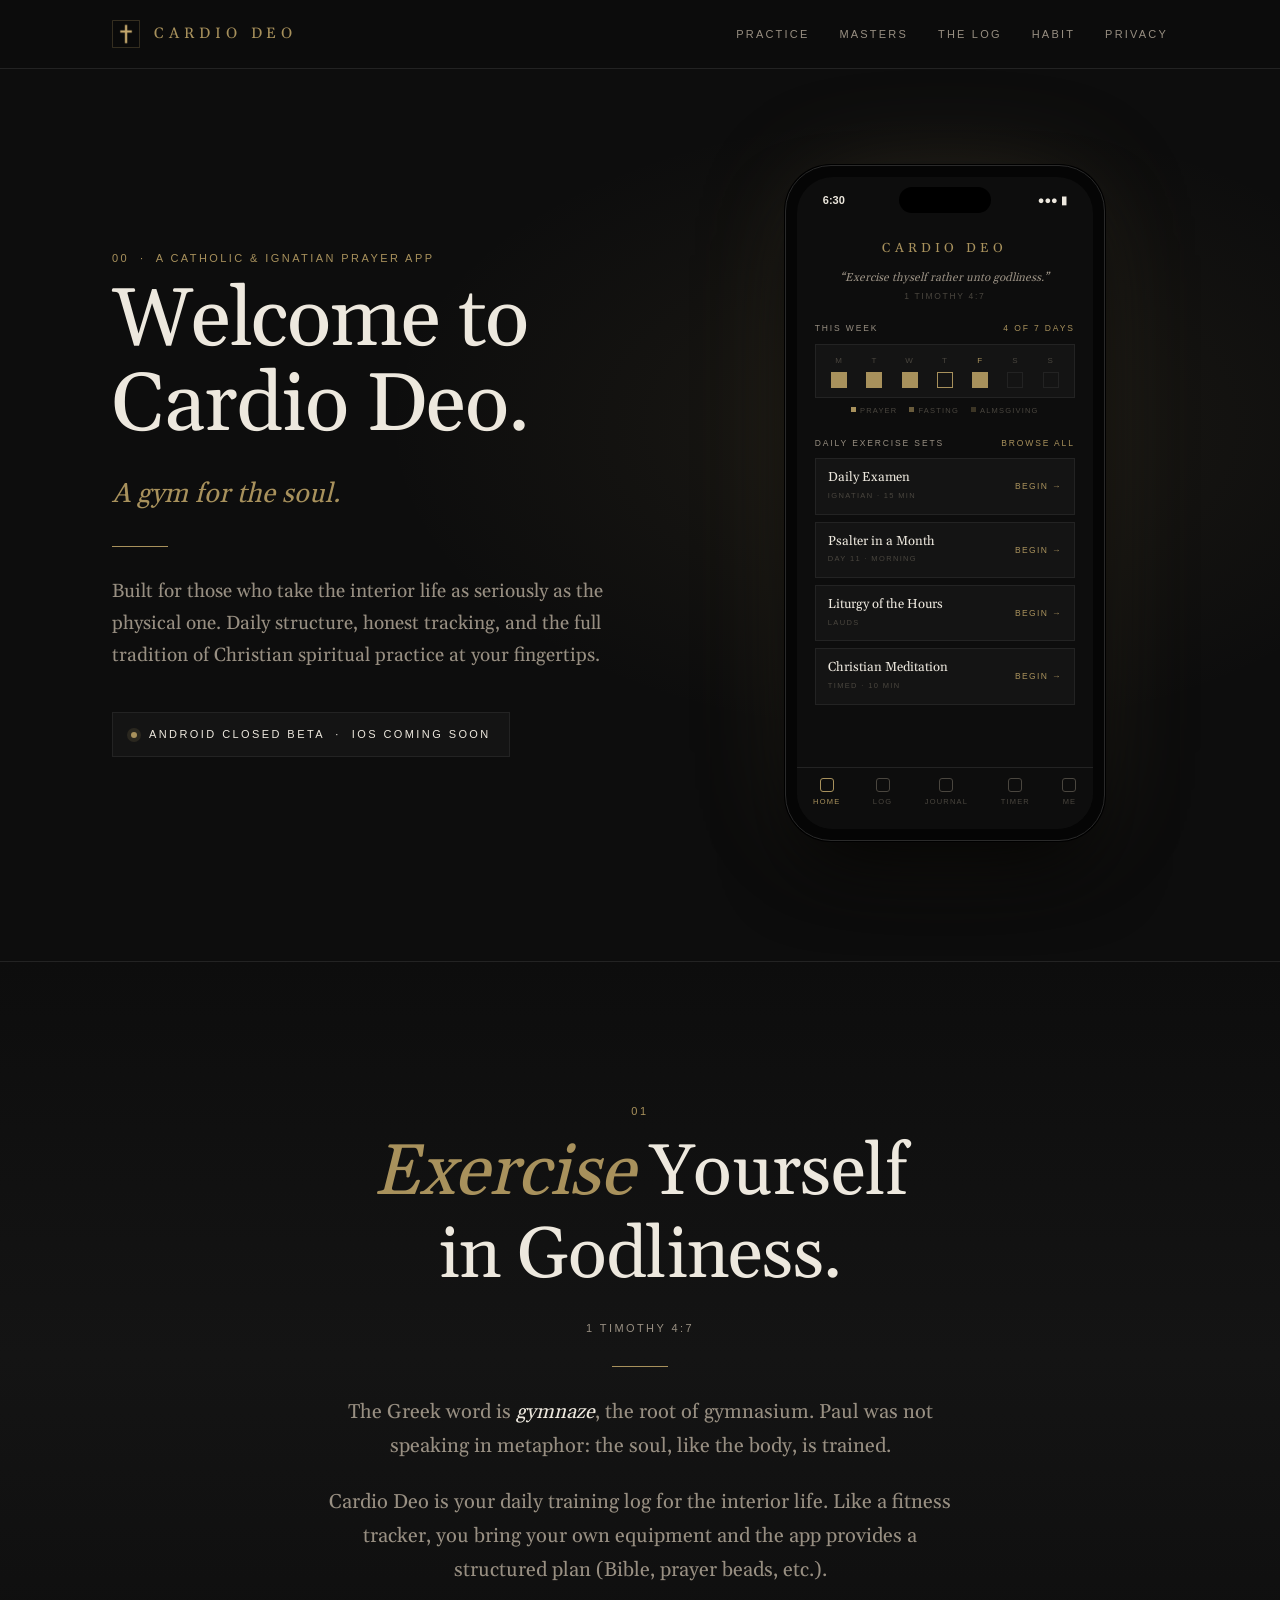
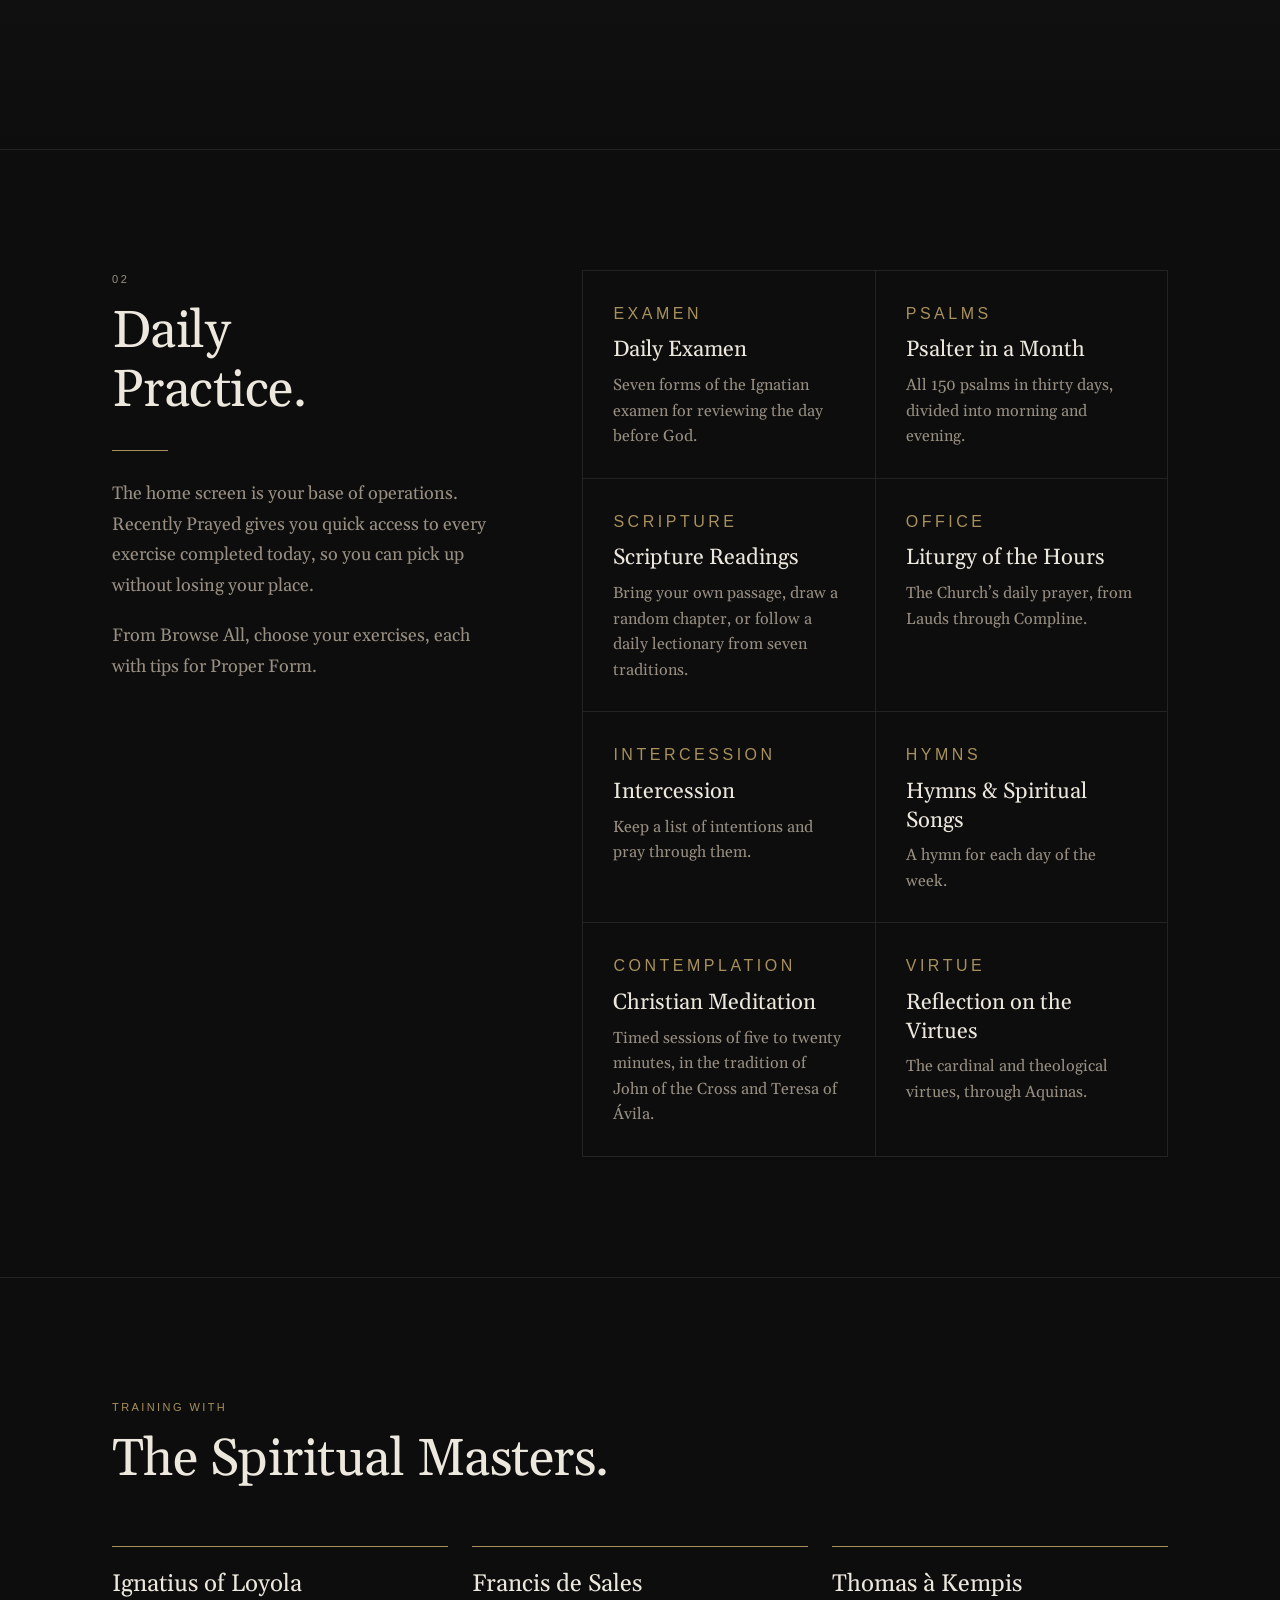
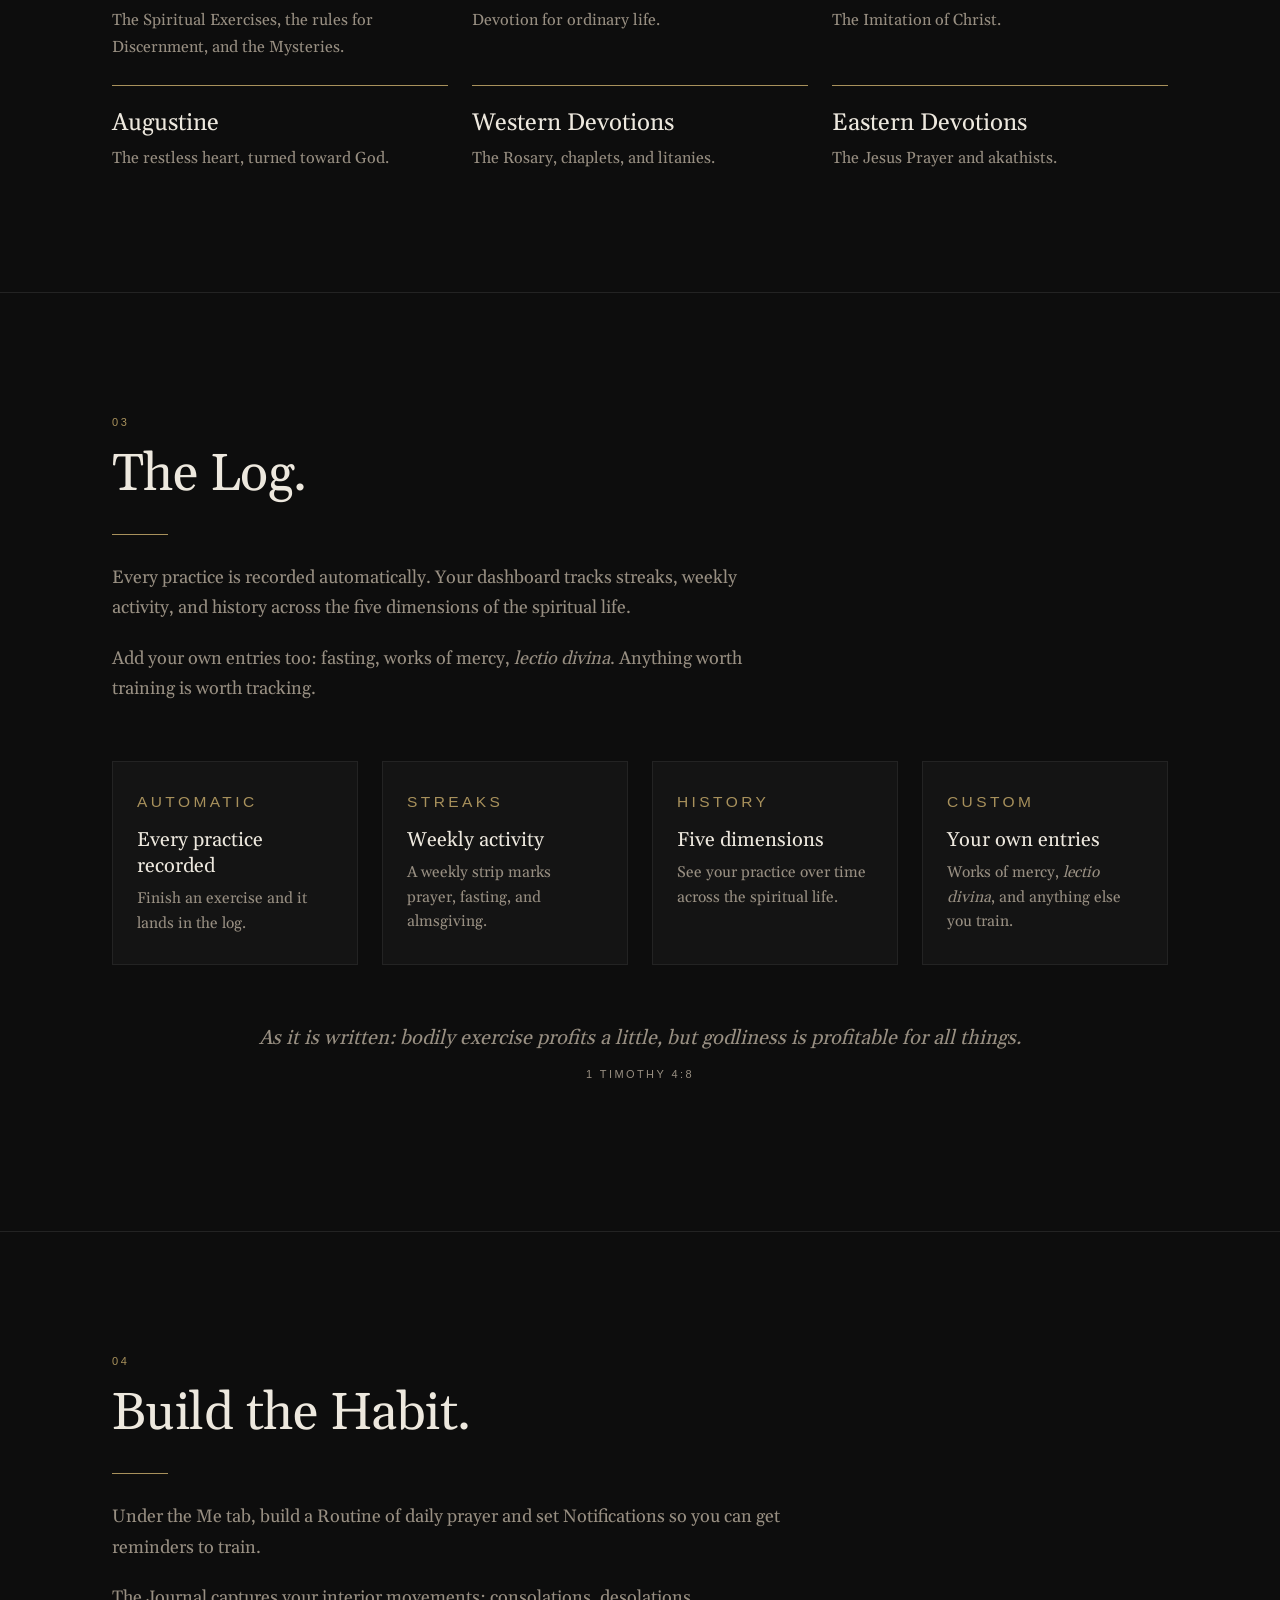
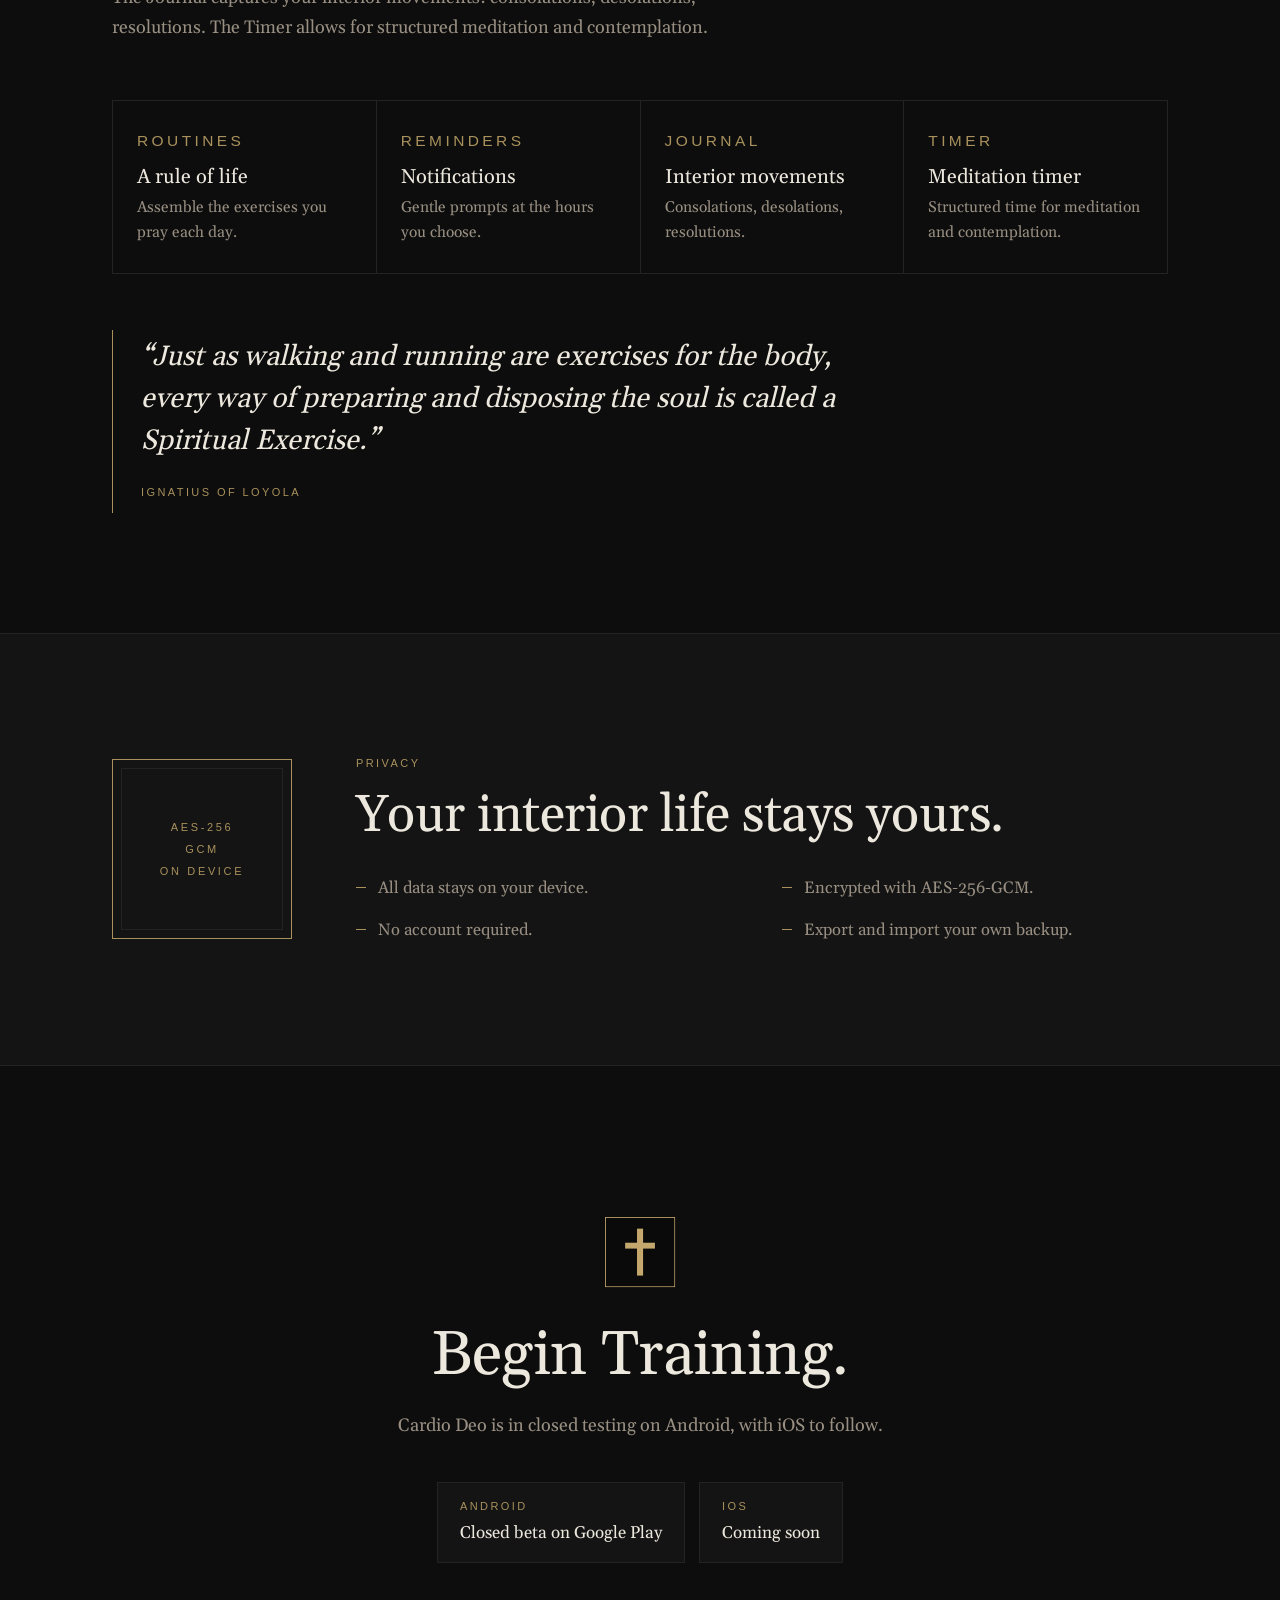
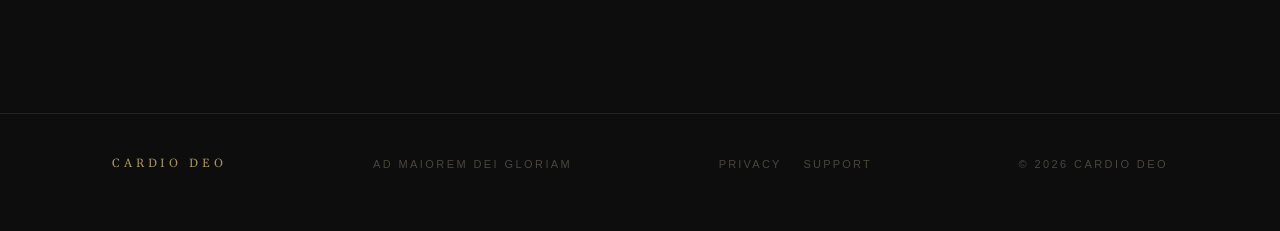
<file: index.html>
<!doctype html>
<html lang="en" class="no-js">
<head>
<meta charset="utf-8">
<meta name="viewport" content="width=device-width, initial-scale=1">
<title>Cardio Deo — A gym for the soul</title>
<meta name="description" content="Cardio Deo is a Catholic and Ignatian prayer app: a daily training log for the interior life, with the Examen, the Psalter, the Liturgy of the Hours, the Spiritual Masters, and private on-device tracking.">
<meta name="theme-color" content="#0d0d0d">
<meta name="referrer" content="no-referrer">
<link rel="canonical" href="https://cardiodeo.com/">
<meta property="og:type" content="website">
<meta property="og:site_name" content="Cardio Deo">
<meta property="og:title" content="Cardio Deo — A gym for the soul">
<meta property="og:description" content="Exercise yourself in godliness. A daily training log for the interior life, rooted in the Ignatian tradition.">
<meta property="og:url" content="https://cardiodeo.com/">
<meta property="og:image" content="https://cardiodeo.com/assets/og-image.png">
<meta property="og:image:width" content="1200">
<meta property="og:image:height" content="630">
<meta name="twitter:card" content="summary_large_image">
<link rel="icon" type="image/png" sizes="32x32" href="assets/favicon-32.png">
<link rel="apple-touch-icon" href="assets/apple-touch-icon.png">
<link rel="preload" href="assets/Gelasio-Regular.woff" as="font" type="font/woff" crossorigin>
<link rel="stylesheet" href="style.css">
<script>document.documentElement.classList.remove('no-js')</script>
</head>
<body>
<a class="skip" href="#main">Skip to content</a>
<header class="site-header">
  <div class="wrap">
    <a class="brand" href="#top" aria-label="Cardio Deo home"><img src="assets/icon-256.png" alt="" width="28" height="28"><span class="logotype">Cardio Deo</span></a>
    <nav class="nav" aria-label="Sections">
      <a href="#practice">Practice</a><a href="#masters">Masters</a><a href="#log">The Log</a><a href="#habit">Habit</a><a href="#privacy">Privacy</a>
    </nav>
  </div>
</header>

<main id="main">
<div class="hero" id="top">
  <div class="wrap">
    <div class="reveal">
      <p class="label gold">00 &nbsp;·&nbsp; A Catholic &amp; Ignatian prayer app</p>
      <h1>Welcome to<br>Cardio Deo.</h1>
      <p class="lede">A gym for the soul.</p>
      <hr class="rule">
      <p class="body">Built for those who take the interior life as seriously as the physical one. Daily structure, honest tracking, and the full tradition of Christian spiritual practice at your fingertips.</p>
      <div class="status"><span class="dot" aria-hidden="true"></span><span class="label">Android closed beta &nbsp;·&nbsp; iOS coming soon</span></div>
    </div>

    <div class="reveal" aria-hidden="true">
      <div class="phone">
        <div class="screen">
          <div class="notch"></div>
          <div class="sb"><span>6:30</span><span>●●● ▮</span></div>
          <div class="app">
            <span class="logotype">Cardio Deo</span>
            <p class="verse">“Exercise thyself rather unto godliness.”<span class="ref">1 Timothy 4:7</span></p>
            <div class="sec"><span>This Week</span><span>4 of 7 days</span></div>
            <div class="week">
              <div class="day on">M<b></b></div><div class="day on">T<b></b></div><div class="day on">W<b></b></div><div class="day half">T<b></b></div><div class="day on today">F<b></b></div><div class="day">S<b></b></div><div class="day">S<b></b></div>
            </div>
            <div class="marks"><span><i></i>Prayer</span><span><i style="opacity:.6"></i>Fasting</span><span><i style="opacity:.3"></i>Almsgiving</span></div>
            <div class="sec"><span>Daily Exercise Sets</span><span>Browse All</span></div>
            <div class="card"><div><div class="t">Daily Examen</div><div class="m">Ignatian · 15 min</div></div><span class="go">Begin →</span></div>
            <div class="card"><div><div class="t">Psalter in a Month</div><div class="m">Day 11 · Morning</div></div><span class="go">Begin →</span></div>
            <div class="card"><div><div class="t">Liturgy of the Hours</div><div class="m">Lauds</div></div><span class="go">Begin →</span></div>
            <div class="card"><div><div class="t">Christian Meditation</div><div class="m">Timed · 10 min</div></div><span class="go">Begin →</span></div>
          </div>
          <div class="tabs"><span class="on">Home</span><span>Log</span><span>Journal</span><span>Timer</span><span>Me</span></div>
        </div>
      </div>
    </div>
  </div>
</div>

<section class="verse-band" aria-labelledby="h-exercise">
  <div class="wrap reveal">
    <p class="num">01</p>
    <h2 id="h-exercise"><em>Exercise</em> Yourself<br>in Godliness.</h2>
    <p class="label" style="margin-top:22px">1 Timothy 4:7</p>
    <hr class="rule center">
    <p class="body">The Greek word is <span class="greek">gymnaze</span>, the root of gymnasium. Paul was not speaking in metaphor: the soul, like the body, is trained.</p>
    <p class="body">Cardio Deo is your daily training log for the interior life. Like a fitness tracker, you bring your own equipment and the app provides a structured plan (Bible, prayer beads, etc.).</p>
  </div>
</section>

<section id="practice" aria-labelledby="h-practice">
  <div class="wrap split">
    <div class="intro reveal">
      <p class="num">02</p>
      <h2 id="h-practice" style="margin-top:14px">Daily<br>Practice.</h2>
      <hr class="rule">
      <p>The home screen is your base of operations. Recently Prayed gives you quick access to every exercise completed today, so you can pick up without losing your place.</p>
      <p>From Browse All, choose your exercises, each with tips for Proper Form.</p>
    </div>
    <div class="features reveal">
      <div class="feature"><p class="label gold">Examen</p><h3>Daily Examen</h3><p>Seven forms of the Ignatian examen for reviewing the day before God.</p></div>
      <div class="feature"><p class="label gold">Psalms</p><h3>Psalter in a Month</h3><p>All 150 psalms in thirty days, divided into morning and evening.</p></div>
      <div class="feature"><p class="label gold">Scripture</p><h3>Scripture Readings</h3><p>Bring your own passage, draw a random chapter, or follow a daily lectionary from seven traditions.</p></div>
      <div class="feature"><p class="label gold">Office</p><h3>Liturgy of the Hours</h3><p>The Church’s daily prayer, from Lauds through Compline.</p></div>
      <div class="feature"><p class="label gold">Intercession</p><h3>Intercession</h3><p>Keep a list of intentions and pray through them.</p></div>
      <div class="feature"><p class="label gold">Hymns</p><h3>Hymns &amp; Spiritual Songs</h3><p>A hymn for each day of the week.</p></div>
      <div class="feature"><p class="label gold">Contemplation</p><h3>Christian Meditation</h3><p>Timed sessions of five to twenty minutes, in the tradition of John of the Cross and Teresa of Ávila.</p></div>
      <div class="feature"><p class="label gold">Virtue</p><h3>Reflection on the Virtues</h3><p>The cardinal and theological virtues, through Aquinas.</p></div>
    </div>
  </div>
</section>

<section id="masters" aria-labelledby="h-masters">
  <div class="wrap">
    <div class="reveal">
      <p class="label gold">Training with</p>
      <h2 id="h-masters" style="margin-top:14px">The Spiritual Masters.</h2>
    </div>
    <div class="masters reveal">
      <div class="master"><h3>Ignatius of Loyola</h3><p>The Spiritual Exercises, the rules for Discernment, and the Mysteries.</p></div>
      <div class="master"><h3>Francis de Sales</h3><p>Devotion for ordinary life.</p></div>
      <div class="master"><h3>Thomas à Kempis</h3><p>The Imitation of Christ.</p></div>
      <div class="master"><h3>Augustine</h3><p>The restless heart, turned toward God.</p></div>
      <div class="master"><h3>Western Devotions</h3><p>The Rosary, chaplets, and litanies.</p></div>
      <div class="master"><h3>Eastern Devotions</h3><p>The Jesus Prayer and akathists.</p></div>
    </div>
  </div>
</section>

<section id="log" aria-labelledby="h-log">
  <div class="wrap">
    <div class="reveal" style="max-width:680px">
      <p class="num">03</p>
      <h2 id="h-log" style="margin-top:14px">The Log.</h2>
      <hr class="rule">
      <p class="subtle">Every practice is recorded automatically. Your dashboard tracks streaks, weekly activity, and history across the five dimensions of the spiritual life.</p>
      <p class="subtle">Add your own entries too: fasting, works of mercy, <em>lectio divina</em>. Anything worth training is worth tracking.</p>
    </div>
    <div class="log-grid reveal">
      <div class="stat"><p class="label gold">Automatic</p><h3>Every practice recorded</h3><p>Finish an exercise and it lands in the log.</p></div>
      <div class="stat"><p class="label gold">Streaks</p><h3>Weekly activity</h3><p>A weekly strip marks prayer, fasting, and almsgiving.</p></div>
      <div class="stat"><p class="label gold">History</p><h3>Five dimensions</h3><p>See your practice over time across the spiritual life.</p></div>
      <div class="stat"><p class="label gold">Custom</p><h3>Your own entries</h3><p>Works of mercy, <em>lectio divina</em>, and anything else you train.</p></div>
    </div>
    <p class="aside-verse reveal">As it is written: bodily exercise profits a little, but godliness is profitable for all things.<br><span class="label" style="font-style:normal">1 Timothy 4:8</span></p>
  </div>
</section>

<section id="habit" aria-labelledby="h-habit">
  <div class="wrap">
    <div class="reveal" style="max-width:680px">
      <p class="num">04</p>
      <h2 id="h-habit" style="margin-top:14px">Build the Habit.</h2>
      <hr class="rule">
      <p class="subtle">Under the Me tab, build a Routine of daily prayer and set Notifications so you can get reminders to train.</p>
      <p class="subtle">The Journal captures your interior movements: consolations, desolations, resolutions. The Timer allows for structured meditation and contemplation.</p>
    </div>
    <div class="habit reveal">
      <div><p class="label gold">Routines</p><h3>A rule of life</h3><p>Assemble the exercises you pray each day.</p></div>
      <div><p class="label gold">Reminders</p><h3>Notifications</h3><p>Gentle prompts at the hours you choose.</p></div>
      <div><p class="label gold">Journal</p><h3>Interior movements</h3><p>Consolations, desolations, resolutions.</p></div>
      <div><p class="label gold">Timer</p><h3>Meditation timer</h3><p>Structured time for meditation and contemplation.</p></div>
    </div>
    <blockquote class="reveal">
      <p>“Just as walking and running are exercises for the body, every way of preparing and disposing the soul is called a Spiritual Exercise.”</p>
      <cite class="label gold">Ignatius of Loyola</cite>
    </blockquote>
  </div>
</section>

<section id="privacy" class="privacy" aria-labelledby="h-privacy">
  <div class="wrap">
    <div class="seal reveal" aria-hidden="true"><span>AES-256<br>GCM<br>ON DEVICE</span></div>
    <div class="reveal">
      <p class="label gold">Privacy</p>
      <h2 id="h-privacy" style="margin-top:14px">Your interior life stays yours.</h2>
      <ul>
        <li>All data stays on your device.</li>
        <li>Encrypted with AES-256-GCM.</li>
        <li>No account required.</li>
        <li>Export and import your own backup.</li>
      </ul>
    </div>
  </div>
</section>

<section class="cta" aria-labelledby="h-cta">
  <div class="wrap reveal">
    <img src="assets/icon-256.png" alt="Cardio Deo icon: a gold cross in a thin gold frame" width="72" height="72">
    <h2 id="h-cta">Begin Training.</h2>
    <p>Cardio Deo is in closed testing on Android, with iOS to follow.</p>
    <div class="pills">
      <div class="pill"><span class="label gold">Android</span><strong>Closed beta on Google Play</strong></div>
      <div class="pill"><span class="label gold">iOS</span><strong>Coming soon</strong></div>
    </div>
  </div>
</section>
</main>

<footer>
  <div class="wrap">
    <span class="logotype">Cardio Deo</span>
    <span class="label">Ad maiorem Dei gloriam</span>
    <nav class="footer-nav" aria-label="Legal">
      <a href="/privacy/">Privacy</a>
      <a href="/support/">Support</a>
    </nav>
    <span class="label">© 2026 Cardio Deo</span>
  </div>
</footer>

<script>
(function(){var els=document.querySelectorAll('.reveal');
if(!('IntersectionObserver' in window)){els.forEach(function(e){e.classList.add('in')});return}
var io=new IntersectionObserver(function(es){es.forEach(function(e){if(e.isIntersecting){e.target.classList.add('in');io.unobserve(e.target)}})},{rootMargin:'0px 0px -8% 0px',threshold:.08});
els.forEach(function(e){io.observe(e)})})();
</script>
</body>
</html>
</file>
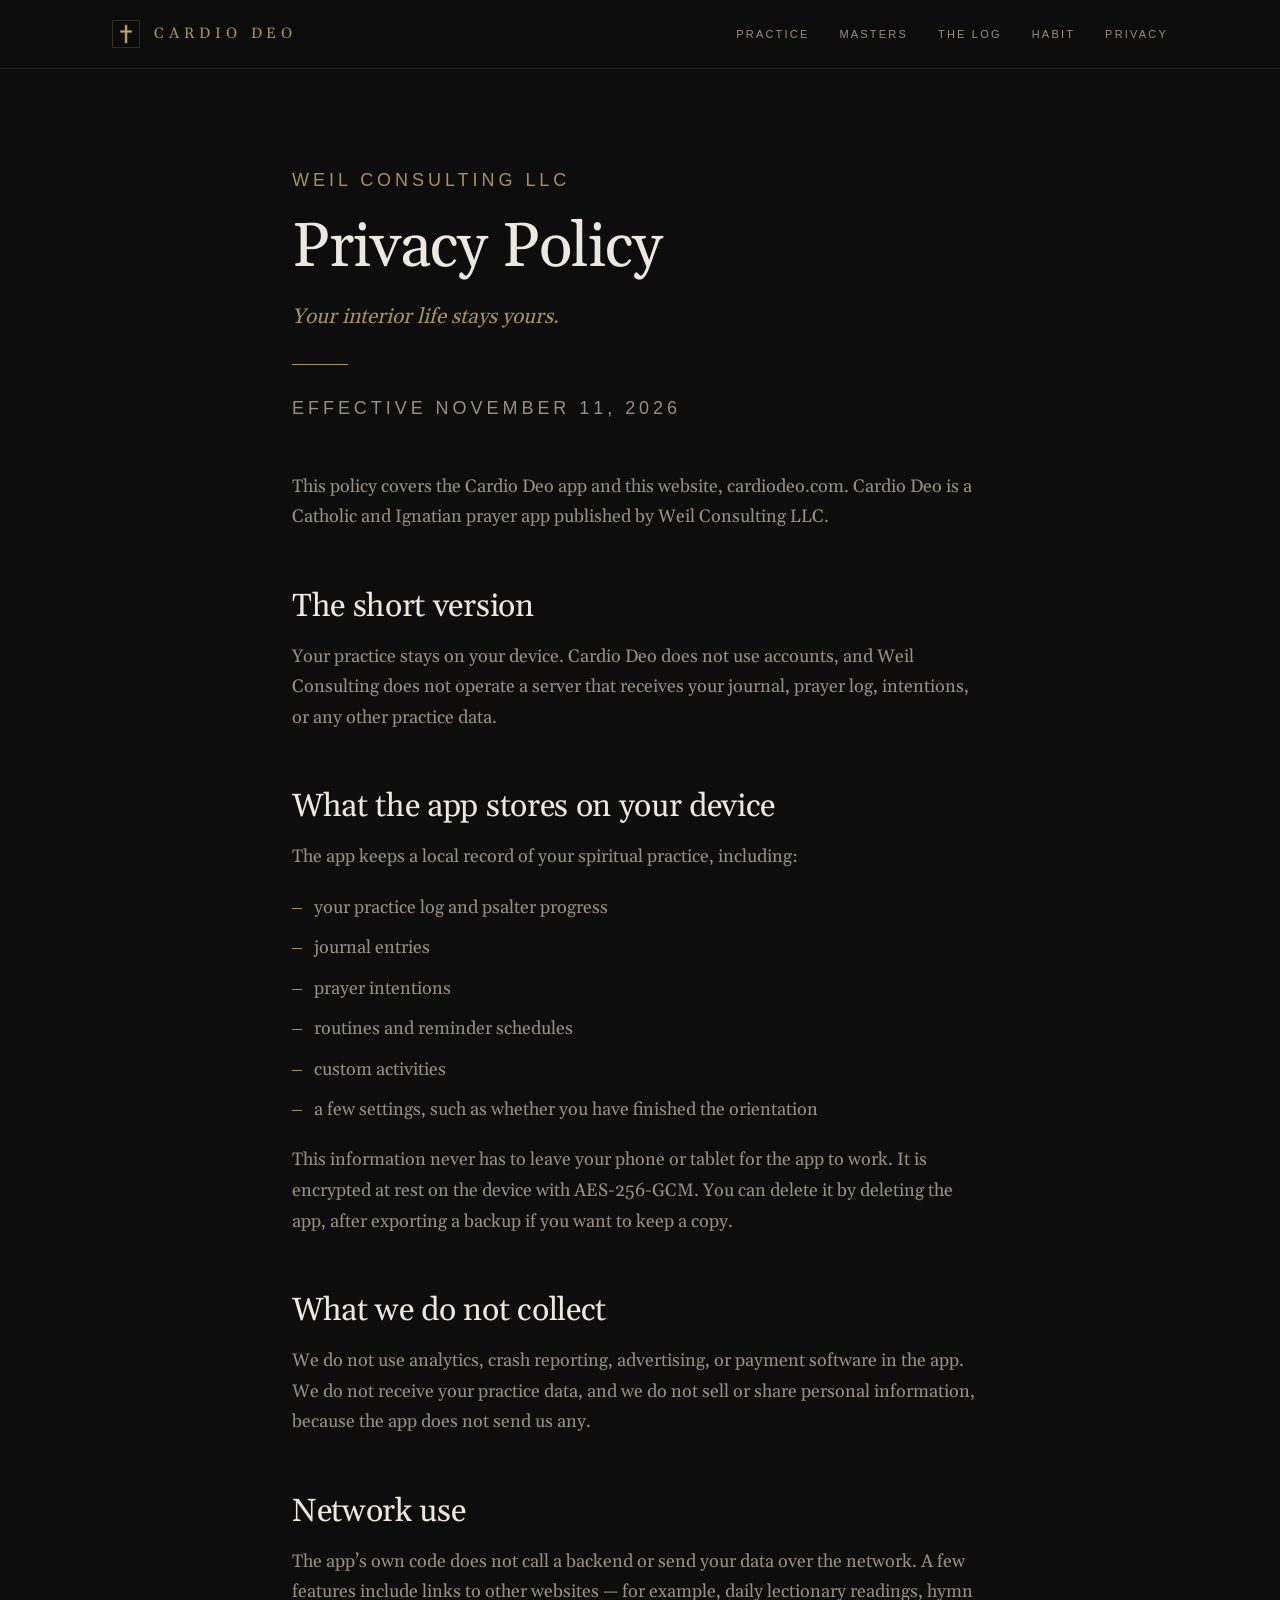
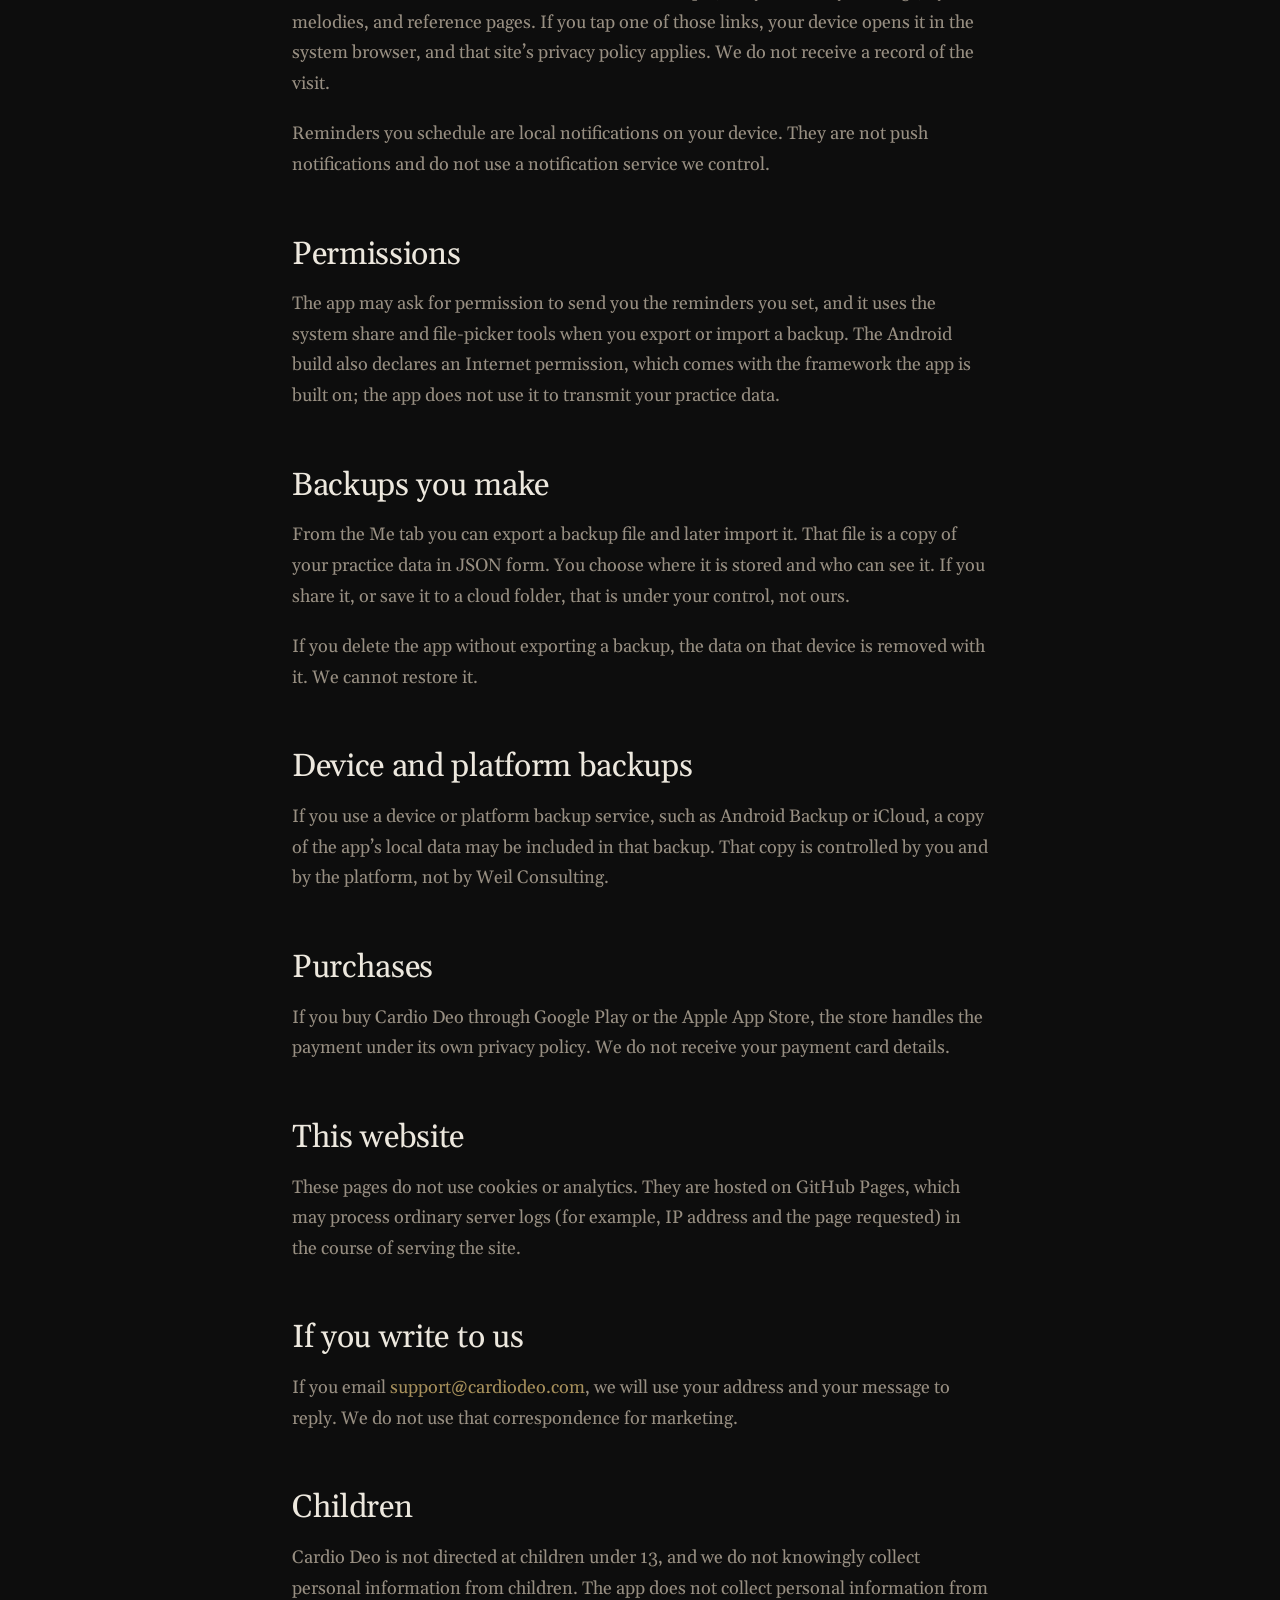
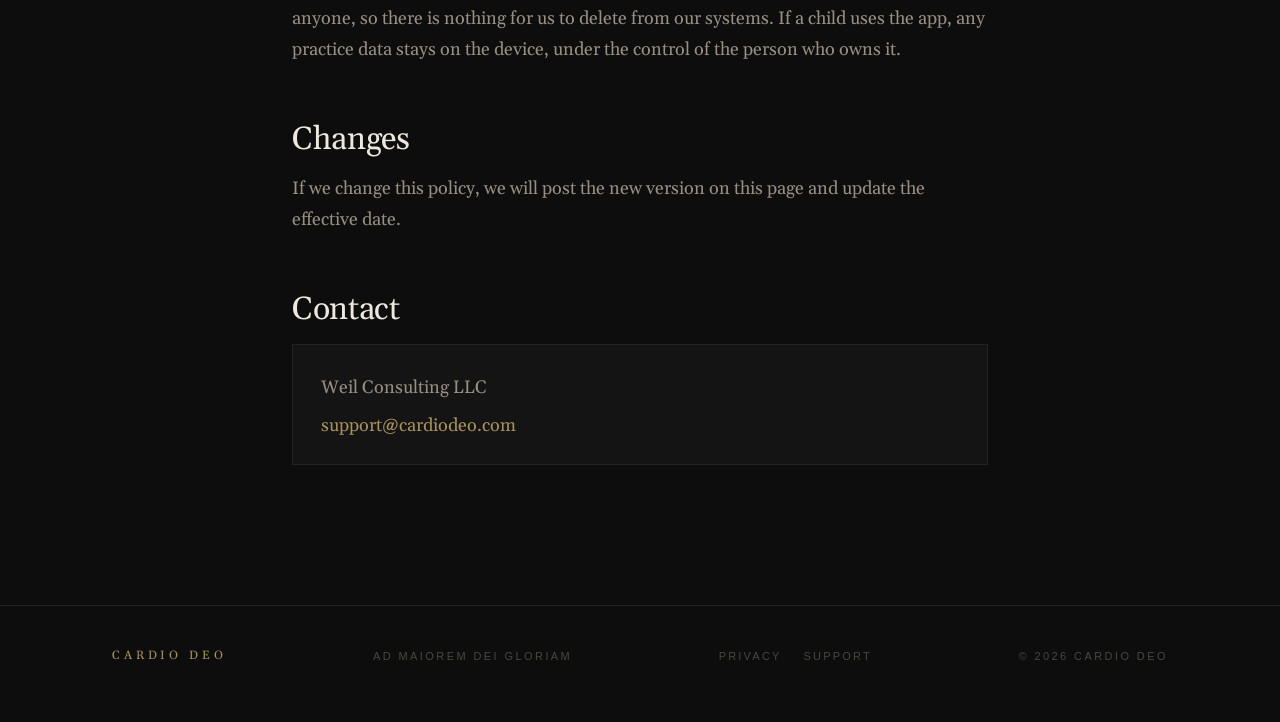
<file: privacy/index.html>
<!doctype html>
<html lang="en">
<head>
<meta charset="utf-8">
<meta name="viewport" content="width=device-width, initial-scale=1">
<title>Privacy Policy — Cardio Deo</title>
<meta name="description" content="Privacy policy for the Cardio Deo app and website. Your practice stays on your device.">
<meta name="theme-color" content="#0d0d0d">
<meta name="referrer" content="no-referrer">
<link rel="canonical" href="https://cardiodeo.com/privacy/">
<meta property="og:type" content="website">
<meta property="og:site_name" content="Cardio Deo">
<meta property="og:title" content="Privacy Policy — Cardio Deo">
<meta property="og:description" content="Your practice stays on your device. Cardio Deo does not collect your journal, prayer log, or other practice data.">
<meta property="og:url" content="https://cardiodeo.com/privacy/">
<meta property="og:image" content="https://cardiodeo.com/assets/og-image.png">
<meta property="og:image:width" content="1200">
<meta property="og:image:height" content="630">
<meta name="twitter:card" content="summary_large_image">
<link rel="icon" type="image/png" sizes="32x32" href="../assets/favicon-32.png">
<link rel="apple-touch-icon" href="../assets/apple-touch-icon.png">
<link rel="preload" href="../assets/Gelasio-Regular.woff" as="font" type="font/woff" crossorigin>
<link rel="stylesheet" href="../style.css">
</head>
<body>
<a class="skip" href="#main">Skip to content</a>
<header class="site-header">
  <div class="wrap">
    <a class="brand" href="/" aria-label="Cardio Deo home"><img src="../assets/icon-256.png" alt="" width="28" height="28"><span class="logotype">Cardio Deo</span></a>
    <nav class="nav" aria-label="Sections">
      <a href="/#practice">Practice</a><a href="/#masters">Masters</a><a href="/#log">The Log</a><a href="/#habit">Habit</a><a href="/#privacy">Privacy</a>
    </nav>
  </div>
</header>

<main id="main" class="doc">
  <div class="wrap">
    <header class="lead">
      <p class="label gold">Weil Consulting LLC</p>
      <h1>Privacy Policy</h1>
      <p class="lede">Your interior life stays yours.</p>
      <hr class="rule">
      <p class="label">Effective November 11, 2026</p>
    </header>

    <p>This policy covers the Cardio Deo app and this website, cardiodeo.com. Cardio Deo is a Catholic and Ignatian prayer app published by Weil Consulting LLC.</p>

    <h2>The short version</h2>
    <p>Your practice stays on your device. Cardio Deo does not use accounts, and Weil Consulting does not operate a server that receives your journal, prayer log, intentions, or any other practice data.</p>

    <h2>What the app stores on your device</h2>
    <p>The app keeps a local record of your spiritual practice, including:</p>
    <ul>
      <li>your practice log and psalter progress</li>
      <li>journal entries</li>
      <li>prayer intentions</li>
      <li>routines and reminder schedules</li>
      <li>custom activities</li>
      <li>a few settings, such as whether you have finished the orientation</li>
    </ul>
    <p>This information never has to leave your phone or tablet for the app to work. It is encrypted at rest on the device with AES-256-GCM. You can delete it by deleting the app, after exporting a backup if you want to keep a copy.</p>

    <h2>What we do not collect</h2>
    <p>We do not use analytics, crash reporting, advertising, or payment software in the app. We do not receive your practice data, and we do not sell or share personal information, because the app does not send us any.</p>

    <h2>Network use</h2>
    <p>The app’s own code does not call a backend or send your data over the network. A few features include links to other websites — for example, daily lectionary readings, hymn melodies, and reference pages. If you tap one of those links, your device opens it in the system browser, and that site’s privacy policy applies. We do not receive a record of the visit.</p>
    <p>Reminders you schedule are local notifications on your device. They are not push notifications and do not use a notification service we control.</p>

    <h2>Permissions</h2>
    <p>The app may ask for permission to send you the reminders you set, and it uses the system share and file-picker tools when you export or import a backup. The Android build also declares an Internet permission, which comes with the framework the app is built on; the app does not use it to transmit your practice data.</p>

    <h2>Backups you make</h2>
    <p>From the Me tab you can export a backup file and later import it. That file is a copy of your practice data in JSON form. You choose where it is stored and who can see it. If you share it, or save it to a cloud folder, that is under your control, not ours.</p>
    <p>If you delete the app without exporting a backup, the data on that device is removed with it. We cannot restore it.</p>

    <h2>Device and platform backups</h2>
    <p>If you use a device or platform backup service, such as Android Backup or iCloud, a copy of the app’s local data may be included in that backup. That copy is controlled by you and by the platform, not by Weil Consulting.</p>

    <h2>Purchases</h2>
    <p>If you buy Cardio Deo through Google Play or the Apple App Store, the store handles the payment under its own privacy policy. We do not receive your payment card details.</p>

    <h2>This website</h2>
    <p>These pages do not use cookies or analytics. They are hosted on GitHub Pages, which may process ordinary server logs (for example, IP address and the page requested) in the course of serving the site.</p>

    <h2>If you write to us</h2>
    <p>If you email <a href="mailto:support@cardiodeo.com">support@cardiodeo.com</a>, we will use your address and your message to reply. We do not use that correspondence for marketing.</p>

    <h2>Children</h2>
    <p>Cardio Deo is not directed at children under 13, and we do not knowingly collect personal information from children. The app does not collect personal information from anyone, so there is nothing for us to delete from our systems. If a child uses the app, any practice data stays on the device, under the control of the person who owns it.</p>

    <h2>Changes</h2>
    <p>If we change this policy, we will post the new version on this page and update the effective date.</p>

    <h2>Contact</h2>
    <div class="contact-block">
      <p>Weil Consulting LLC</p>
      <p><a href="mailto:support@cardiodeo.com">support@cardiodeo.com</a></p>
    </div>
  </div>
</main>

<footer>
  <div class="wrap">
    <span class="logotype">Cardio Deo</span>
    <span class="label">Ad maiorem Dei gloriam</span>
    <nav class="footer-nav" aria-label="Legal">
      <a href="/privacy/">Privacy</a>
      <a href="/support/">Support</a>
    </nav>
    <span class="label">© 2026 Cardio Deo</span>
  </div>
</footer>
</body>
</html>
</file>
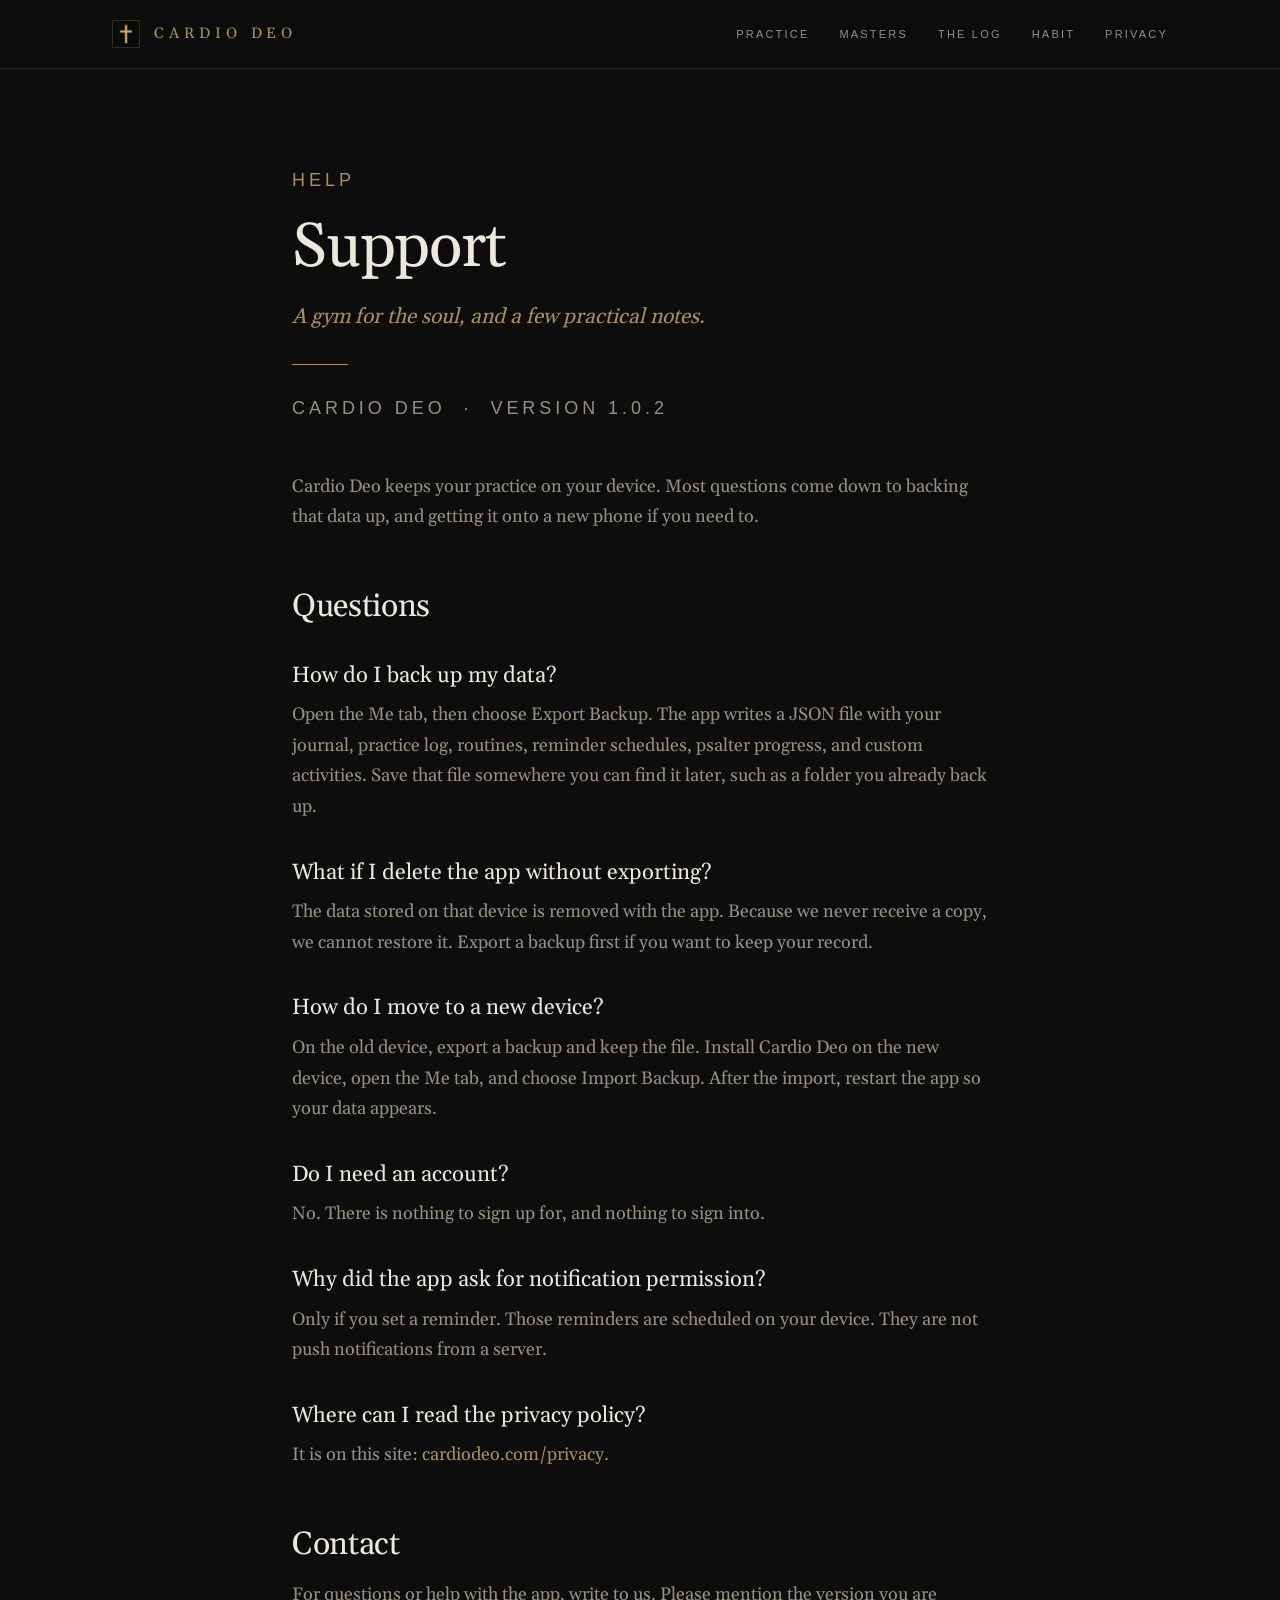
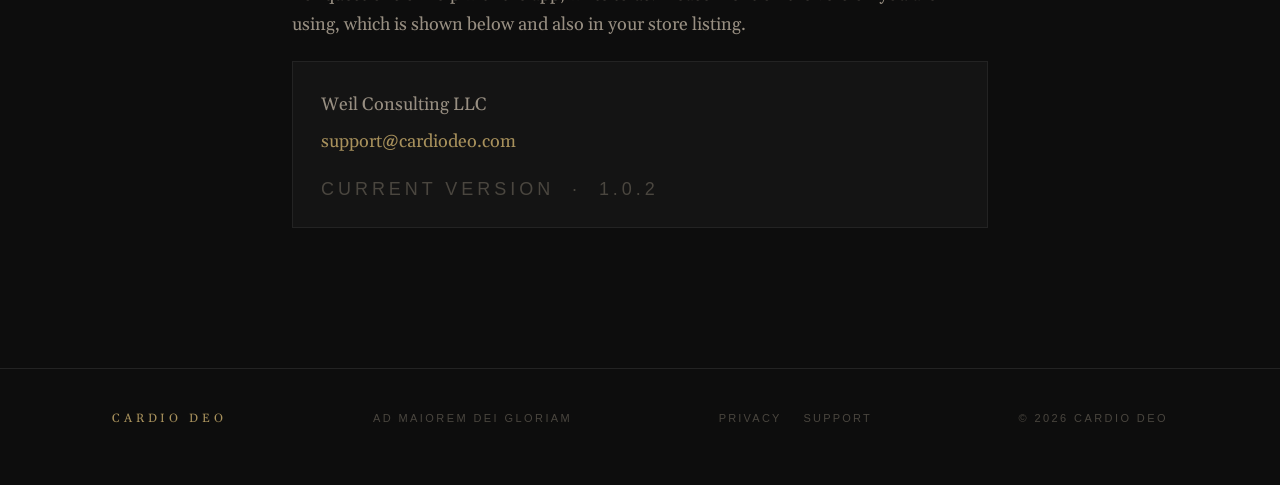
<file: support/index.html>
<!doctype html>
<html lang="en">
<head>
<meta charset="utf-8">
<meta name="viewport" content="width=device-width, initial-scale=1">
<title>Support — Cardio Deo</title>
<meta name="description" content="Help for Cardio Deo: backups, restoring data, moving to a new device, and how to reach us.">
<meta name="theme-color" content="#0d0d0d">
<meta name="referrer" content="no-referrer">
<link rel="canonical" href="https://cardiodeo.com/support/">
<meta property="og:type" content="website">
<meta property="og:site_name" content="Cardio Deo">
<meta property="og:title" content="Support — Cardio Deo">
<meta property="og:description" content="Help for Cardio Deo: backups, restoring data, moving to a new device, and how to reach us.">
<meta property="og:url" content="https://cardiodeo.com/support/">
<meta property="og:image" content="https://cardiodeo.com/assets/og-image.png">
<meta property="og:image:width" content="1200">
<meta property="og:image:height" content="630">
<meta name="twitter:card" content="summary_large_image">
<link rel="icon" type="image/png" sizes="32x32" href="../assets/favicon-32.png">
<link rel="apple-touch-icon" href="../assets/apple-touch-icon.png">
<link rel="preload" href="../assets/Gelasio-Regular.woff" as="font" type="font/woff" crossorigin>
<link rel="stylesheet" href="../style.css">
</head>
<body>
<a class="skip" href="#main">Skip to content</a>
<header class="site-header">
  <div class="wrap">
    <a class="brand" href="/" aria-label="Cardio Deo home"><img src="../assets/icon-256.png" alt="" width="28" height="28"><span class="logotype">Cardio Deo</span></a>
    <nav class="nav" aria-label="Sections">
      <a href="/#practice">Practice</a><a href="/#masters">Masters</a><a href="/#log">The Log</a><a href="/#habit">Habit</a><a href="/#privacy">Privacy</a>
    </nav>
  </div>
</header>

<main id="main" class="doc">
  <div class="wrap">
    <header class="lead">
      <p class="label gold">Help</p>
      <h1>Support</h1>
      <p class="lede">A gym for the soul, and a few practical notes.</p>
      <hr class="rule">
      <p class="label">Cardio Deo &nbsp;·&nbsp; Version 1.0.2</p>
    </header>

    <p>Cardio Deo keeps your practice on your device. Most questions come down to backing that data up, and getting it onto a new phone if you need to.</p>

    <h2>Questions</h2>
    <div class="faq">
      <h3>How do I back up my data?</h3>
      <p>Open the Me tab, then choose Export Backup. The app writes a JSON file with your journal, practice log, routines, reminder schedules, psalter progress, and custom activities. Save that file somewhere you can find it later, such as a folder you already back up.</p>

      <h3>What if I delete the app without exporting?</h3>
      <p>The data stored on that device is removed with the app. Because we never receive a copy, we cannot restore it. Export a backup first if you want to keep your record.</p>

      <h3>How do I move to a new device?</h3>
      <p>On the old device, export a backup and keep the file. Install Cardio Deo on the new device, open the Me tab, and choose Import Backup. After the import, restart the app so your data appears.</p>

      <h3>Do I need an account?</h3>
      <p>No. There is nothing to sign up for, and nothing to sign into.</p>

      <h3>Why did the app ask for notification permission?</h3>
      <p>Only if you set a reminder. Those reminders are scheduled on your device. They are not push notifications from a server.</p>

      <h3>Where can I read the privacy policy?</h3>
      <p>It is on this site: <a href="/privacy/">cardiodeo.com/privacy</a>.</p>
    </div>

    <h2>Contact</h2>
    <p>For questions or help with the app, write to us. Please mention the version you are using, which is shown below and also in your store listing.</p>
    <div class="contact-block">
      <p>Weil Consulting LLC</p>
      <p><a href="mailto:support@cardiodeo.com">support@cardiodeo.com</a></p>
      <p class="label" style="margin-top:16px;color:var(--faint)">Current version &nbsp;·&nbsp; 1.0.2</p>
    </div>
  </div>
</main>

<footer>
  <div class="wrap">
    <span class="logotype">Cardio Deo</span>
    <span class="label">Ad maiorem Dei gloriam</span>
    <nav class="footer-nav" aria-label="Legal">
      <a href="/privacy/">Privacy</a>
      <a href="/support/">Support</a>
    </nav>
    <span class="label">© 2026 Cardio Deo</span>
  </div>
</footer>
</body>
</html>
</file>
<file: style.css>
@font-face{font-family:"Gelasio";src:url("assets/Gelasio-Regular.woff") format("woff");font-weight:400;font-style:normal;font-display:swap}
:root{--bg:#0d0d0d;--surface:#141414;--surface-hi:#1c1c1c;--border:#232323;--text:#ede8de;--subtle:#988f82;--faint:#4a463f;--gold:#a8915c;--serif:"Gelasio",Georgia,"Times New Roman",serif;--sans:-apple-system,BlinkMacSystemFont,"Segoe UI",Roboto,"Helvetica Neue",Arial,sans-serif;--max:1120px}
*,*::before,*::after{box-sizing:border-box}
html{scroll-behavior:smooth}
body{margin:0;background:var(--bg);color:var(--text);font-family:var(--serif);font-size:18px;line-height:1.7;-webkit-font-smoothing:antialiased;text-rendering:optimizeLegibility}
a{color:var(--gold);text-decoration:none}
a:hover,a:focus-visible{text-decoration:underline;text-underline-offset:3px}
:focus-visible{outline:1px solid var(--gold);outline-offset:4px}
em{font-style:italic}
.skip{position:absolute;left:-9999px;top:0;background:var(--gold);color:var(--bg);padding:8px 14px;font-family:var(--sans);font-size:12px;z-index:100}
.skip:focus{left:12px;top:12px}
.wrap{max-width:var(--max);margin:0 auto;padding:0 32px}
.label{font-family:var(--sans);font-size:11px;letter-spacing:.22em;text-transform:uppercase;color:var(--subtle);font-weight:500}
.label.gold{color:var(--gold)}
.logotype{font-family:var(--serif);letter-spacing:.32em;text-transform:uppercase;color:var(--gold)}
.rule{width:56px;height:1px;background:var(--gold);border:0;margin:28px 0}
.rule.center{margin-left:auto;margin-right:auto}
h1,h2,h3{font-family:var(--serif);font-weight:400;line-height:1.15;margin:0;color:var(--text)}
h2{font-size:clamp(34px,4.4vw,52px);letter-spacing:-.01em}
h3{font-size:22px;line-height:1.3}
p{margin:0 0 1.1em}
.subtle{color:var(--subtle)}

/* Header */
.site-header{position:sticky;top:0;z-index:50;background:rgba(13,13,13,.86);backdrop-filter:blur(10px);-webkit-backdrop-filter:blur(10px);border-bottom:1px solid var(--border)}
.site-header .wrap{display:flex;align-items:center;justify-content:space-between;height:68px}
.brand{display:flex;align-items:center;gap:14px;color:var(--gold)}
.brand:hover{text-decoration:none}
.brand img{width:28px;height:28px;display:block}
.brand .logotype{font-size:15px}
.nav{display:flex;gap:30px}
.nav a{font-family:var(--sans);font-size:11px;letter-spacing:.2em;text-transform:uppercase;color:var(--subtle)}
.nav a:hover{color:var(--text);text-decoration:none}

/* Hero */
.hero{padding:96px 0 120px;position:relative;overflow:hidden}
.hero::before{content:"";position:absolute;inset:0;background:radial-gradient(ellipse 60% 50% at 72% 40%,rgba(168,145,92,.09),transparent 70%);pointer-events:none}
.hero .wrap{display:grid;grid-template-columns:1.1fr .9fr;gap:64px;align-items:center;position:relative}
.hero h1{font-size:clamp(46px,6.4vw,84px);letter-spacing:-.015em;line-height:1.04}
.hero .lede{font-size:clamp(22px,2.2vw,27px);color:var(--gold);font-style:italic;margin:22px 0 0}
.hero .body{max-width:520px;color:var(--subtle);font-size:19px;margin-top:8px}
.status{display:inline-flex;align-items:center;gap:12px;margin-top:20px;padding:12px 18px;border:1px solid var(--border);background:var(--surface)}
.status .dot{width:6px;height:6px;border-radius:50%;background:var(--gold);box-shadow:0 0 0 4px rgba(168,145,92,.15)}
.status .label{color:var(--text)}

/* Phone */
.phone{width:320px;max-width:100%;margin:0 auto;aspect-ratio:9/19;border-radius:46px;background:#050505;padding:11px;border:1px solid #2a2a2a;box-shadow:0 0 0 1px #000,0 40px 80px -20px rgba(0,0,0,.9),0 0 120px -30px rgba(168,145,92,.25);position:relative}
.screen{height:100%;border-radius:36px;background:var(--bg);overflow:hidden;display:flex;flex-direction:column;position:relative}
.notch{position:absolute;top:10px;left:50%;transform:translateX(-50%);width:92px;height:26px;border-radius:14px;background:#000;z-index:2}
.sb{display:flex;justify-content:space-between;padding:14px 26px 0;font-family:var(--sans);font-size:11px;color:var(--text);font-weight:600;height:40px}
.app{flex:1;padding:14px 18px 0;overflow:hidden}
.app .logotype{font-size:13px;text-align:center;display:block;margin-top:6px}
.app .verse{font-style:italic;color:var(--subtle);font-size:11.5px;text-align:center;line-height:1.5;margin:10px 6px 0}
.app .ref{display:block;font-family:var(--sans);font-style:normal;font-size:8.5px;letter-spacing:.2em;text-transform:uppercase;color:var(--faint);margin-top:4px}
.app .sec{font-family:var(--sans);font-size:8.5px;letter-spacing:.22em;text-transform:uppercase;color:var(--subtle);margin:18px 0 8px;display:flex;justify-content:space-between}
.app .sec span:last-child{color:var(--gold)}
.week{display:grid;grid-template-columns:repeat(7,1fr);gap:5px;background:var(--surface);border:1px solid var(--border);padding:9px 8px}
.day{text-align:center;font-family:var(--sans);font-size:8px;color:var(--faint);letter-spacing:.1em}
.day b{display:block;margin:5px auto 0;width:16px;height:16px;border:1px solid var(--border);font-weight:400}
.day.on b{background:var(--gold);border-color:var(--gold)}
.day.half b{border-color:var(--gold)}
.day.today{color:var(--gold)}
.marks{display:flex;justify-content:center;gap:12px;margin-top:7px;font-family:var(--sans);font-size:7.5px;letter-spacing:.16em;text-transform:uppercase;color:var(--faint)}
.marks i{display:inline-block;width:5px;height:5px;background:var(--gold);margin-right:4px;vertical-align:1px}
.card{background:var(--surface);border:1px solid var(--border);padding:11px 12px;margin-bottom:7px;display:flex;justify-content:space-between;align-items:center}
.card .t{font-size:13px;color:var(--text);line-height:1.2}
.card .m{font-family:var(--sans);font-size:7.5px;letter-spacing:.18em;text-transform:uppercase;color:var(--faint);margin-top:4px}
.card .go{font-family:var(--sans);font-size:8.5px;letter-spacing:.16em;text-transform:uppercase;color:var(--gold);white-space:nowrap}
.tabs{display:flex;justify-content:space-around;border-top:1px solid var(--border);padding:10px 0 20px;background:var(--bg)}
.tabs span{font-family:var(--sans);font-size:7.5px;letter-spacing:.16em;text-transform:uppercase;color:var(--faint);text-align:center}
.tabs span::before{content:"";display:block;width:14px;height:14px;margin:0 auto 4px;border:1px solid currentColor;border-radius:3px}
.tabs span.on{color:var(--gold)}

/* Sections */
section{padding:120px 0;border-top:1px solid var(--border)}
.num{font-family:var(--sans);font-size:11px;letter-spacing:.24em;color:var(--gold)}
.verse-band{text-align:center;padding:140px 0;background:linear-gradient(180deg,var(--bg),var(--surface) 50%,var(--bg))}
.verse-band h2{font-size:clamp(40px,5.6vw,72px)}
.verse-band h2 em{color:var(--gold)}
.verse-band .body{max-width:640px;margin:0 auto 1.1em;color:var(--subtle);font-size:20px}
.verse-band .greek{font-style:italic;color:var(--text)}
.split{display:grid;grid-template-columns:.8fr 1.2fr;gap:80px;align-items:start}
.split .intro p{color:var(--subtle)}
.features{display:grid;grid-template-columns:repeat(2,1fr);gap:1px;background:var(--border);border:1px solid var(--border)}
.feature{background:var(--bg);padding:30px 30px 28px;transition:background .3s}
.feature:hover{background:var(--surface)}
.feature h3{margin:10px 0 8px}
.feature p{color:var(--subtle);font-size:16px;margin:0;line-height:1.6}
.masters{display:grid;grid-template-columns:repeat(3,1fr);gap:24px;margin-top:56px}
.master{border-top:1px solid var(--gold);padding-top:22px}
.master h3{font-size:24px;margin-bottom:6px}
.master p{color:var(--subtle);font-size:16px;margin:0}
.log-grid{display:grid;grid-template-columns:repeat(4,1fr);gap:24px;margin-top:56px}
.stat{background:var(--surface);border:1px solid var(--border);padding:28px 24px}
.stat h3{font-size:20px;margin:12px 0 8px}
.stat p{color:var(--subtle);font-size:15.5px;margin:0;line-height:1.6}
.aside-verse{margin-top:56px;font-style:italic;color:var(--subtle);font-size:20px;text-align:center}
blockquote{margin:56px 0 0;padding:6px 0 6px 28px;border-left:1px solid var(--gold);max-width:760px}
blockquote p{font-style:italic;font-size:clamp(22px,2.4vw,28px);line-height:1.5;color:var(--text);margin:0 0 14px}
blockquote cite{font-style:normal}
.habit{display:grid;grid-template-columns:repeat(4,1fr);gap:1px;background:var(--border);border:1px solid var(--border);margin-top:56px}
.habit div{background:var(--bg);padding:28px 24px}
.habit h3{font-size:20px;margin:10px 0 6px}
.habit p{color:var(--subtle);font-size:15.5px;margin:0;line-height:1.6}
.privacy{background:var(--surface)}
.privacy .wrap{display:grid;grid-template-columns:auto 1fr;gap:64px;align-items:center}
.seal{width:180px;height:180px;border:1px solid var(--gold);display:grid;place-items:center;position:relative}
.seal::after{content:"";position:absolute;inset:8px;border:1px solid var(--border)}
.seal span{font-family:var(--sans);font-size:11px;letter-spacing:.24em;color:var(--gold);text-align:center;line-height:2}
.privacy ul{list-style:none;padding:0;margin:28px 0 0;display:grid;grid-template-columns:repeat(2,1fr);gap:14px 40px}
.privacy li{color:var(--subtle);font-size:16.5px;padding-left:22px;position:relative}
.privacy li::before{content:"";position:absolute;left:0;top:.75em;width:10px;height:1px;background:var(--gold)}
.cta{text-align:center;padding:150px 0}
.cta img{width:72px;height:72px;margin:0 auto 32px;display:block}
.cta h2{font-size:clamp(38px,5vw,62px)}
.cta p{color:var(--subtle);max-width:560px;margin:20px auto 0}
.pills{display:flex;gap:14px;justify-content:center;flex-wrap:wrap;margin-top:40px}
.pill{border:1px solid var(--border);padding:14px 22px;background:var(--surface);text-align:left}
.pill .label{display:block}
.pill strong{display:block;font-weight:400;font-size:17px;margin-top:4px}
footer{border-top:1px solid var(--border);padding:40px 0 56px}
footer .wrap{display:flex;justify-content:space-between;align-items:center;gap:20px;flex-wrap:wrap}
footer .logotype{font-size:12px}
footer .label{color:var(--faint)}

/* Reveal */
.reveal{opacity:0;transform:translateY(18px);transition:opacity .9s ease,transform .9s ease}
.reveal.in{opacity:1;transform:none}
.no-js .reveal{opacity:1;transform:none}
@media (prefers-reduced-motion:reduce){html{scroll-behavior:auto}.reveal{opacity:1;transform:none;transition:none}}

/* Responsive */
@media (max-width:980px){
 .hero .wrap,.split{grid-template-columns:1fr;gap:56px}
 .log-grid,.habit{grid-template-columns:repeat(2,1fr)}
 .masters{grid-template-columns:repeat(2,1fr)}
 .nav{display:none}
}
@media (max-width:640px){
 body{font-size:17px}
 .wrap{padding:0 22px}
 .hero{padding:64px 0 88px}
 section{padding:88px 0}
 .verse-band,.cta{padding:100px 0}
 .features,.masters,.log-grid,.habit,.privacy ul{grid-template-columns:1fr}
 .privacy .wrap{grid-template-columns:1fr;gap:40px}
 .seal{width:140px;height:140px}
 .status{padding:12px 14px}
 .status .label{letter-spacing:.14em;font-size:10px}
 .brand .logotype{font-size:13px}
 footer .wrap{flex-direction:column;align-items:flex-start}
}

/* Inner pages */
.doc{padding:96px 0 140px}
.doc .wrap{max-width:760px}
.doc header.lead{margin-bottom:48px}
.doc h1{font-size:clamp(40px,5vw,62px);letter-spacing:-.015em;line-height:1.08}
.doc .lede{font-size:21px;color:var(--gold);font-style:italic;margin:18px 0 0}
.doc h2{font-size:clamp(26px,3vw,32px);margin:56px 0 16px}
.doc h3{font-size:22px;margin:32px 0 10px}
.doc p,.doc li{color:var(--subtle);font-size:18px}
.doc ul{margin:0 0 1.1em;padding:0;list-style:none}
.doc li{padding-left:22px;position:relative;margin:0 0 .55em}
.doc li::before{content:"";position:absolute;left:0;top:.85em;width:10px;height:1px;background:var(--gold)}
.doc a{color:var(--gold)}
.faq{margin-top:8px}
.faq h3{font-size:22px;margin:36px 0 10px}
.contact-block{margin-top:12px;padding:28px 28px 22px;background:var(--surface);border:1px solid var(--border)}
.contact-block p{margin:0 0 .4em}
.contact-block p:last-child{margin:0}

/* Footer legal links */
.footer-nav{display:flex;gap:22px}
.footer-nav a{font-family:var(--sans);font-size:11px;letter-spacing:.2em;text-transform:uppercase;color:var(--faint)}
.footer-nav a:hover{color:var(--text);text-decoration:none}
</file>
